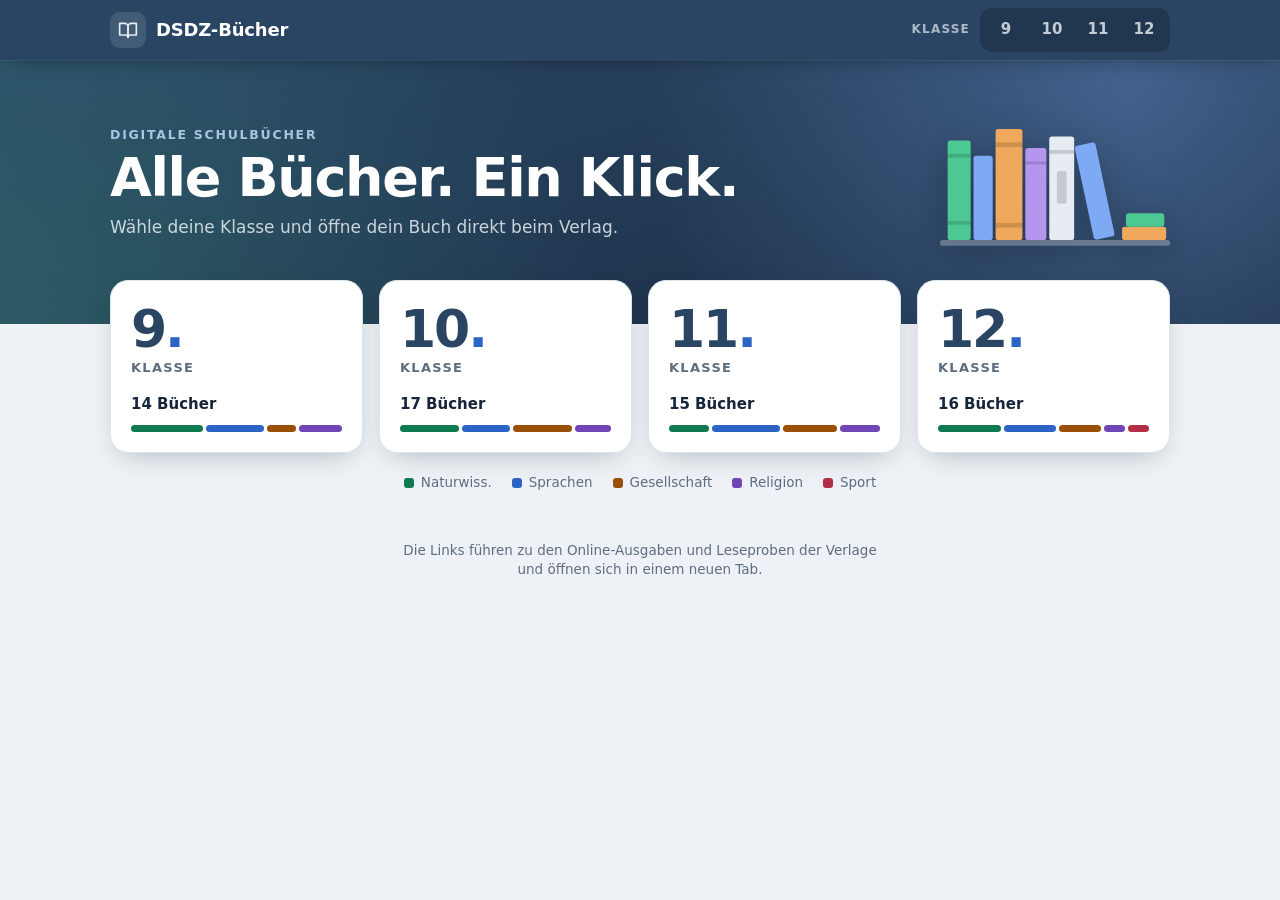
<file: index.html>
<!doctype html>
<html lang="de">
  <head>
    <meta charset="UTF-8" />
    <meta name="viewport" content="width=device-width, initial-scale=1.0" />
    <meta name="description" content="Alle digitalen Schulbücher der Klassen 9 bis 12 auf einen Blick." />
    <meta name="apple-mobile-web-app-capable" content="yes" />
    <meta name="theme-color" content="#294563" />
    <link
      rel="icon"
      href="data:image/svg+xml,%3Csvg xmlns='http://www.w3.org/2000/svg' viewBox='0 0 32 32'%3E%3Crect width='32' height='32' rx='8' fill='%23294563'/%3E%3Cpath d='M6 9h6a4 4 0 0 1 4 4v11a3 3 0 0 0-3-3H6zM26 9h-6a4 4 0 0 0-4 4v11a3 3 0 0 1 3-3h7z' fill='none' stroke='%23e6ecf1' stroke-width='2' stroke-linejoin='round'/%3E%3C/svg%3E"
    />
    <link rel="stylesheet" href="style.css?v=4" />
    <title>DSDZ-Bücher</title>
  </head>

  <body>
    <header class="topbar">
      <div class="topbar-inner">
        <button class="brand" id="brand" type="button" aria-label="DSDZ-Bücher – zur Klassenübersicht">
          <span class="brand-logo" aria-hidden="true">
            <svg viewBox="0 0 24 24"><path d="M2 4h6a4 4 0 0 1 4 4v13a3 3 0 0 0-3-3H2z" /><path d="M22 4h-6a4 4 0 0 0-4 4v13a3 3 0 0 1 3-3h7z" /></svg>
          </span>
          <span class="brand-name">DSDZ-Bücher</span>
        </button>

        <nav class="grade-switch" aria-label="Klasse wählen">
          <span class="grade-switch-label">Klasse</span>
          <div class="grade-switch-buttons" id="klassen-schalter"></div>
        </nav>
      </div>
    </header>

    <section class="hero">
      <div class="hero-inner">
        <div class="hero-copy">
          <p class="hero-eyebrow" id="hero-eyebrow">Digitale Schulbücher</p>
          <h1 class="hero-title" id="hero-titel">Alle Bücher. Ein Klick.</h1>
          <p class="hero-text" id="hero-text">Wähle deine Klasse und öffne dein Buch direkt beim Verlag.</p>
        </div>

        <svg class="shelf" viewBox="0 0 240 150" aria-hidden="true">
          <rect x="8" y="38" width="24" height="104" rx="3" fill="#4cc993" />
          <rect x="35" y="54" width="20" height="88" rx="3" fill="#7ea9f4" />
          <rect x="58" y="26" width="28" height="116" rx="3" fill="#f0a95c" />
          <rect x="89" y="46" width="22" height="96" rx="3" fill="#b596ee" />
          <rect x="114" y="34" width="26" height="108" rx="3" fill="#e6ecf1" />
          <rect x="161" y="42" width="22" height="100" rx="3" fill="#7ea9f4" transform="rotate(-12 161 142)" />
          <rect x="190" y="128" width="46" height="14" rx="3" fill="#f0a95c" />
          <rect x="194" y="114" width="40" height="14" rx="3" fill="#4cc993" />
          <g fill="#000" opacity="0.14">
            <rect x="8" y="52" width="24" height="4" />
            <rect x="8" y="122" width="24" height="4" />
            <rect x="58" y="40" width="28" height="5" />
            <rect x="58" y="124" width="28" height="5" />
            <rect x="114" y="48" width="26" height="4" />
            <rect x="122" y="70" width="10" height="34" rx="2" />
            <rect x="89" y="60" width="22" height="3" />
          </g>
          <rect x="0" y="142" width="240" height="6" rx="3" fill="#fff" opacity="0.28" />
        </svg>
      </div>
    </section>

    <main class="main">
      <div class="search" id="suche-box" hidden>
        <svg class="search-icon" viewBox="0 0 24 24" aria-hidden="true"><circle cx="11" cy="11" r="7" /><path d="m20 20-3.5-3.5" /></svg>
        <input
          id="suche"
          type="search"
          placeholder="Fach oder Verlag suchen …"
          autocomplete="off"
          spellcheck="false"
          enterkeyhint="search"
          aria-label="Fach oder Verlag suchen"
        />
        <kbd class="search-hint" aria-hidden="true">/</kbd>
      </div>

      <div id="uebersicht" class="grade-cards"></div>
      <div id="inhalt"></div>

      <div role="status">
        <div class="empty" id="keine-treffer" hidden>
          <p class="empty-title">Nichts gefunden</p>
          <p class="empty-text">Für „<span id="suchbegriff"></span>“ gibt es in dieser Klasse kein Buch.</p>
        </div>
      </div>
    </main>

    <footer class="footer">
      <p>
        Die Links führen zu den Online-Ausgaben und Leseproben der Verlage und öffnen sich in einem neuen Tab.
      </p>
    </footer>

    <script src="matrizenrechner.js?v=1"></script>
    <script>
      // buecher.js wird oft geändert: immer frisch laden statt bis zu 10 Min. aus dem Browser-Cache
      const daten = document.createElement("script");
      daten.src = "buecher.js?t=" + Date.now();
      daten.onload = () => {
        const app = document.createElement("script");
        app.src = "app.js?v=4";
        document.body.append(app);
      };
      document.body.append(daten);
    </script>
  </body>
</html>
</file>
<file: style.css>
:root {
  --navy: #294563;
  --navy-deep: #1b2f45;
  --light: #e6ecf1;

  --bg: #eef2f6;
  --surface: #ffffff;
  --surface-2: #f4f7fa;
  --text: #16263a;
  --muted: #5d6d80;
  --border: #dbe3ec;
  --num: #294563;
  --shadow-sm: 0 1px 2px rgba(22, 38, 58, 0.05), 0 1px 3px rgba(22, 38, 58, 0.07);
  --shadow-md: 0 10px 28px -12px rgba(22, 38, 58, 0.35);
  --shadow-lg: 0 18px 40px -16px rgba(22, 38, 58, 0.45);

  /* Fachbereichsfarben */
  --nat: #0f7a50;
  --nat-soft: #e1f3ea;
  --spr: #2b64c4;
  --spr-soft: #e3ecfb;
  --ges: #9a4f08;
  --ges-soft: #fbeddb;
  --rel: #7046b6;
  --rel-soft: #eee7fa;
  --spo: #b42d47;
  --spo-soft: #fbe4e8;
  --tool: #0b7285;
  --tool-soft: #dff1f4;

  --c: var(--navy);
  --c-soft: var(--surface-2);

  color-scheme: light;
}

@media (prefers-color-scheme: dark) {
  :root {
    --bg: #0e1722;
    --surface: #162231;
    --surface-2: #1c2a3b;
    --text: #e6ecf1;
    --muted: #97a8ba;
    --border: #253548;
    --num: #cfe0f2;
    --shadow-sm: 0 1px 2px rgba(0, 0, 0, 0.3);
    --shadow-md: 0 10px 28px -12px rgba(0, 0, 0, 0.7);
    --shadow-lg: 0 18px 40px -16px rgba(0, 0, 0, 0.8);

    --nat: #4cc993;
    --nat-soft: rgba(76, 201, 147, 0.14);
    --spr: #7ea9f4;
    --spr-soft: rgba(126, 169, 244, 0.15);
    --ges: #f0a95c;
    --ges-soft: rgba(240, 169, 92, 0.15);
    --rel: #b596ee;
    --rel-soft: rgba(181, 150, 238, 0.16);
    --spo: #f2849a;
    --spo-soft: rgba(242, 132, 154, 0.15);
    --tool: #5cc7dd;
    --tool-soft: rgba(92, 199, 221, 0.15);

    color-scheme: dark;
  }
}

.fb-nat { --c: var(--nat); --c-soft: var(--nat-soft); }
.fb-spr { --c: var(--spr); --c-soft: var(--spr-soft); }
.fb-ges { --c: var(--ges); --c-soft: var(--ges-soft); }
.fb-rel { --c: var(--rel); --c-soft: var(--rel-soft); }
.fb-spo { --c: var(--spo); --c-soft: var(--spo-soft); }
.fb-tool { --c: var(--tool); --c-soft: var(--tool-soft); }

*,
*::before,
*::after {
  box-sizing: border-box;
}

[hidden] {
  display: none !important;
}

html {
  -webkit-text-size-adjust: 100%;
  scroll-padding-top: 72px;
}

body {
  margin: 0;
  min-height: 100vh;
  background: var(--bg);
  color: var(--text);
  font-family: system-ui, -apple-system, "Segoe UI", Roboto, "Helvetica Neue", Arial, sans-serif;
  line-height: 1.45;
  overflow-x: hidden;
  -webkit-font-smoothing: antialiased;
}

button {
  font: inherit;
  color: inherit;
  cursor: pointer;
}

a {
  color: inherit;
  text-decoration: none;
}

svg {
  fill: none;
  stroke: currentColor;
  stroke-width: 2;
  stroke-linecap: round;
  stroke-linejoin: round;
}

/* ---------- Kopfleiste ---------- */

.topbar {
  position: sticky;
  top: 0;
  z-index: 50;
  background: var(--navy);
  color: #fff;
  box-shadow: 0 1px 0 rgba(255, 255, 255, 0.06), 0 6px 20px -10px rgba(0, 0, 0, 0.5);
}

.topbar-inner {
  max-width: 1100px;
  min-height: 60px;
  margin: 0 auto;
  padding: 0 20px;
  display: flex;
  flex-wrap: wrap;
  align-items: center;
  justify-content: space-between;
  gap: 4px 12px;
}

.brand {
  display: flex;
  align-items: center;
  gap: 10px;
  padding: 4px 6px 4px 0;
  background: none;
  border: 0;
  border-radius: 10px;
  color: #fff;
  font-size: 18px;
  font-weight: 750;
  letter-spacing: -0.01em;
  white-space: nowrap;
  flex: none;
}

.brand-logo {
  display: grid;
  place-items: center;
  width: 36px;
  height: 36px;
  border-radius: 10px;
  background: rgba(255, 255, 255, 0.12);
}

.brand-logo svg {
  width: 20px;
  height: 20px;
  color: var(--light);
}

.grade-switch {
  display: flex;
  align-items: center;
  gap: 10px;
}

.grade-switch-label {
  font-size: 12px;
  font-weight: 600;
  letter-spacing: 0.1em;
  text-transform: uppercase;
  color: rgba(230, 236, 241, 0.7);
}

.grade-switch-buttons {
  display: flex;
  gap: 2px;
  padding: 4px;
  border-radius: 12px;
  background: rgba(0, 0, 0, 0.2);
}

.grade-btn {
  width: 44px;
  height: 36px;
  border: 0;
  border-radius: 9px;
  background: transparent;
  color: rgba(230, 236, 241, 0.82);
  font-size: 15px;
  font-weight: 650;
  font-variant-numeric: tabular-nums;
  transition: background-color 0.15s, color 0.15s;
}

.grade-btn:hover {
  background: rgba(255, 255, 255, 0.1);
  color: #fff;
}

.grade-btn[aria-pressed="true"] {
  background: #fff;
  color: var(--navy);
  box-shadow: 0 2px 6px rgba(0, 0, 0, 0.25);
  outline: 2px solid transparent;
  outline-offset: -2px;
}

.brand:focus-visible,
.grade-btn:focus-visible {
  outline: 3px solid #8fbaf0;
  outline-offset: 2px;
}

/* ---------- Hero ---------- */

.hero {
  position: relative;
  overflow: hidden;
  color: #fff;
  background:
    radial-gradient(circle at 88% 10%, rgba(126, 169, 244, 0.35), transparent 42%),
    radial-gradient(circle at 0% 110%, rgba(76, 201, 147, 0.22), transparent 45%),
    linear-gradient(165deg, var(--navy) 0%, var(--navy-deep) 100%);
}

.hero-inner {
  max-width: 1100px;
  margin: 0 auto;
  padding: 44px 20px 84px;
  display: flex;
  align-items: flex-end;
  justify-content: space-between;
  gap: 24px;
}

.hero-eyebrow {
  margin: 0;
  font-size: 12.5px;
  font-weight: 650;
  letter-spacing: 0.14em;
  text-transform: uppercase;
  color: #a9c4e2;
}

.hero-title {
  margin: 6px 0 8px;
  font-size: clamp(34px, 6vw, 54px);
  font-weight: 800;
  line-height: 1.05;
  letter-spacing: -0.025em;
}

.hero-text {
  margin: 0;
  max-width: 34em;
  font-size: 17px;
  color: rgba(230, 236, 241, 0.86);
}

.shelf {
  flex: none;
  width: 230px;
  height: auto;
  margin-bottom: -8px;
  stroke: none;
  filter: drop-shadow(0 10px 18px rgba(0, 0, 0, 0.25));
}

/* ---------- Hauptbereich ---------- */

.main {
  position: relative;
  max-width: 1100px;
  margin: 0 auto;
  padding: 0 20px 40px;
}

/* Suche */

.search {
  position: relative;
  z-index: 2;
  margin-top: -30px;
  display: flex;
  align-items: center;
  gap: 12px;
  height: 58px;
  padding: 0 16px 0 18px;
  border: 1px solid var(--border);
  border-radius: 16px;
  background: var(--surface);
  box-shadow: var(--shadow-lg);
  transition: border-color 0.15s, box-shadow 0.15s;
}

.search:focus-within {
  border-color: var(--spr);
  box-shadow: var(--shadow-lg), 0 0 0 4px var(--spr-soft);
}

.search-icon {
  flex: none;
  width: 22px;
  height: 22px;
  color: var(--muted);
}

.search input {
  flex: 1;
  min-width: 0;
  height: 100%;
  border: 0;
  outline: 0;
  background: transparent;
  color: var(--text);
  font: inherit;
  font-size: 17px;
}

.search input::placeholder {
  color: var(--muted);
  opacity: 1;
}

.search-hint {
  flex: none;
  display: grid;
  place-items: center;
  min-width: 24px;
  height: 24px;
  border: 1px solid var(--border);
  border-radius: 6px;
  background: var(--surface-2);
  color: var(--muted);
  font: 600 13px/1 ui-monospace, SFMono-Regular, Menlo, monospace;
}

.search:focus-within .search-hint {
  visibility: hidden;
}

@media (hover: none) {
  .search-hint {
    display: none;
  }
}

/* Klassenübersicht */

.grade-cards {
  position: relative;
  z-index: 2;
  margin-top: -44px;
  display: grid;
  grid-template-columns: repeat(4, minmax(0, 1fr));
  gap: 16px;
}

.grade-card {
  display: flex;
  flex-direction: column;
  align-items: flex-start;
  padding: 22px 20px 20px;
  border: 1px solid var(--border);
  border-radius: 18px;
  background: var(--surface);
  box-shadow: var(--shadow-md);
  text-align: left;
  transition: transform 0.18s ease, box-shadow 0.18s ease, border-color 0.18s ease;
}

.grade-card:focus-visible {
  outline: 3px solid var(--spr);
  outline-offset: 3px;
}

.grade-card-num {
  font-size: 52px;
  font-weight: 800;
  line-height: 1;
  letter-spacing: -0.04em;
  color: var(--num);
  font-variant-numeric: tabular-nums;
}

.grade-card-num span {
  color: var(--spr);
}

.grade-card-label {
  margin-top: 4px;
  font-size: 13px;
  font-weight: 650;
  letter-spacing: 0.1em;
  text-transform: uppercase;
  color: var(--muted);
}

.grade-card-count {
  margin-top: 16px;
  font-size: 15px;
  font-weight: 600;
}

.mix {
  display: flex;
  gap: 3px;
  width: 100%;
  height: 7px;
  margin-top: 10px;
}

.mix-seg {
  border-radius: 99px;
  background: var(--c);
}

.legend {
  grid-column: 1 / -1;
  display: flex;
  flex-wrap: wrap;
  justify-content: center;
  gap: 8px 20px;
  margin-top: 4px;
  font-size: 13.5px;
  color: var(--muted);
}

.legend-item {
  display: inline-flex;
  align-items: center;
  gap: 7px;
}

.legend-item i {
  width: 10px;
  height: 10px;
  border-radius: 3px;
  background: var(--c);
}

/* Fachbereiche */

.fachbereich {
  margin-top: 34px;
}

.fb-head {
  display: flex;
  align-items: center;
  gap: 12px;
  margin-bottom: 14px;
}

.fb-icon {
  flex: none;
  display: grid;
  place-items: center;
  width: 38px;
  height: 38px;
  border-radius: 11px;
  background: var(--c-soft);
  color: var(--c);
}

.fb-icon svg {
  width: 20px;
  height: 20px;
}

.fb-title {
  min-width: 0;
  overflow-wrap: anywhere;
  margin: 0;
  font-size: 19px;
  font-weight: 750;
  letter-spacing: -0.01em;
}

.fb-count {
  flex: none;
  padding: 2px 9px;
  border-radius: 99px;
  background: var(--c-soft);
  color: var(--c);
  font-size: 13px;
  font-weight: 700;
  font-variant-numeric: tabular-nums;
}

.tiles {
  display: grid;
  grid-template-columns: repeat(auto-fill, minmax(240px, 1fr));
  gap: 12px;
}

/* Buch-Kacheln */

.tile {
  position: relative;
  display: flex;
  align-items: center;
  gap: 14px;
  padding: 14px 16px 14px 14px;
  border: 1px solid var(--border);
  border-radius: 14px;
  background: var(--surface);
  box-shadow: var(--shadow-sm);
  animation: einblenden 0.35s ease both;
  animation-delay: calc(var(--i, 0) * 22ms);
  transition: transform 0.16s ease, box-shadow 0.16s ease, border-color 0.16s ease;
}

@media (hover: hover) {
  a.tile:hover,
  button.tile:hover {
    transform: translateY(-2px);
    border-color: var(--c);
    box-shadow: var(--shadow-md);
  }

  a.tile:hover .tile-arrow,
  button.tile:hover .tile-arrow {
    color: var(--c);
    transform: translate(2px, -2px);
  }

  .grade-card:hover {
    transform: translateY(-3px);
    box-shadow: var(--shadow-lg);
    border-color: color-mix(in srgb, var(--num) 35%, var(--border));
  }
}

a.tile:active {
  transform: translateY(0);
}

a.tile:focus-visible {
  outline: 3px solid var(--c);
  outline-offset: 2px;
}

.tile-badge {
  flex: none;
  display: grid;
  place-items: center;
  width: 48px;
  height: 48px;
  border-radius: 12px;
  background: var(--c-soft);
  color: var(--c);
  font-size: 16px;
  font-weight: 800;
  letter-spacing: -0.02em;
}

.tile-text {
  flex: 1;
  min-width: 0;
  display: grid;
  gap: 1px;
}

.tile-name {
  font-size: 16px;
  font-weight: 650;
  line-height: 1.25;
  overflow-wrap: anywhere;
}

.tag {
  display: inline-block;
  margin-left: 4px;
  padding: 1px 7px;
  border-radius: 99px;
  border: 1px solid var(--border);
  background: var(--surface-2);
  color: var(--muted);
  font-size: 11.5px;
  font-weight: 600;
  vertical-align: 2px;
  white-space: nowrap;
}

.tile-meta {
  display: flex;
  align-items: center;
  gap: 5px;
  font-size: 13.5px;
  color: var(--muted);
}

.meta-icon {
  width: 14px;
  height: 14px;
}

.tile-arrow {
  flex: none;
  width: 18px;
  height: 18px;
  color: var(--muted);
  transition: transform 0.16s ease, color 0.16s ease;
}

.tile.is-missing {
  border-style: dashed;
  background: transparent;
  box-shadow: none;
}

.tile.is-missing .tile-badge {
  opacity: 0.55;
}

.tile.is-missing .tile-name {
  color: var(--muted);
}

button.tile {
  width: 100%;
  text-align: left;
}

button.tile:focus-visible {
  outline: 3px solid var(--c);
  outline-offset: 2px;
}

.tool-chevron {
  transition: transform 0.16s ease, color 0.16s ease;
}

.tool-tile[aria-expanded="true"] {
  border-color: var(--c);
}

.tool-tile[aria-expanded="true"] .tool-chevron {
  transform: rotate(180deg);
  color: var(--c);
}

@media (hover: hover) {
  button.tool-tile:hover .tool-chevron {
    transform: none;
  }

  button.tool-tile[aria-expanded="true"]:hover .tool-chevron {
    transform: rotate(180deg);
  }
}

/* Matrizenrechner */

.tool-panel {
  grid-column: 1 / -1;
  padding: 18px;
  border: 1px solid var(--border);
  border-radius: 14px;
  background: var(--surface);
  box-shadow: var(--shadow-sm);
}

.mx-felder {
  display: grid;
  grid-template-columns: repeat(auto-fit, minmax(260px, 1fr));
  gap: 18px;
}

.mx-feld {
  min-width: 0;
}

.mx-kopf {
  display: flex;
  align-items: center;
  gap: 8px;
  margin-bottom: 8px;
}

.mx-name {
  font-size: 18px;
  color: var(--c);
}

.mx-dim {
  display: flex;
  align-items: center;
  gap: 4px;
  margin-right: auto;
  color: var(--muted);
}

.mx-dim select,
.mx-zelle {
  font: inherit;
  color: var(--text);
  background: var(--surface-2);
  border: 1px solid var(--border);
  border-radius: 9px;
}

.mx-dim select {
  padding: 5px 4px;
}

.mx-mini {
  min-width: 34px;
  padding: 5px 10px;
  border: 1px solid var(--border);
  border-radius: 9px;
  background: var(--surface-2);
  color: var(--muted);
  font-size: 13px;
  font-weight: 700;
}

.mx-mini.breit {
  font-weight: 600;
}

.mx-gitter {
  display: grid;
  grid-template-columns: repeat(var(--s), minmax(0, 1fr));
  gap: 6px;
  padding: 8px 12px;
  border: solid var(--muted);
  border-width: 0 2px;
  border-radius: 10px;
}

.mx-zelle {
  width: 100%;
  min-width: 0;
  padding: 9px 4px;
  text-align: center;
  font-size: 16px;
  font-variant-numeric: tabular-nums;
}

.mx-zelle:focus-visible,
.mx-dim select:focus-visible,
.mx-mini:focus-visible,
.mx-op:focus-visible,
.mx-schalter button:focus-visible {
  outline: 3px solid var(--c);
  outline-offset: 1px;
}

.mx-zelle[aria-invalid] {
  border-color: var(--spo);
  background: var(--spo-soft);
}

.mx-leiste {
  display: flex;
  flex-wrap: wrap;
  align-items: center;
  justify-content: space-between;
  gap: 12px;
  margin: 18px 0 4px;
}

.mx-k {
  display: flex;
  align-items: center;
  gap: 8px;
  color: var(--muted);
  font-weight: 600;
}

.mx-k .mx-zelle {
  width: 84px;
}

.mx-schalter {
  display: inline-flex;
  padding: 3px;
  border: 1px solid var(--border);
  border-radius: 11px;
  background: var(--surface-2);
}

.mx-schalter button {
  padding: 5px 14px;
  border: 0;
  border-radius: 8px;
  background: transparent;
  color: var(--muted);
  font-size: 14px;
  font-weight: 650;
}

.mx-schalter button[aria-pressed="true"] {
  background: var(--c);
  color: var(--surface);
}

.mx-gruppe {
  margin-top: 14px;
}

.mx-gruppe-name {
  display: block;
  margin-bottom: 6px;
  color: var(--muted);
  font-size: 12.5px;
  font-weight: 700;
  letter-spacing: 0.04em;
  text-transform: uppercase;
}

.mx-knoepfe {
  display: flex;
  flex-wrap: wrap;
  gap: 8px;
}

.mx-op {
  padding: 8px 14px;
  border: 1px solid var(--border);
  border-radius: 10px;
  background: var(--c-soft);
  color: var(--c);
  font-size: 15px;
  font-weight: 700;
}

.mx-op:active {
  transform: translateY(1px);
}

.mx-ergebnis {
  margin-top: 18px;
  padding: 14px 16px;
  border-radius: 12px;
  background: var(--surface-2);
  overflow-x: auto;
}

.mx-titel {
  margin-bottom: 8px;
  color: var(--muted);
  font-weight: 650;
}

.mx-tabelle {
  border-collapse: separate;
  border-spacing: 4px 6px;
  border: solid var(--text);
  border-width: 0 2px;
  border-radius: 8px;
  margin-left: -4px;
}

.mx-tabelle td {
  min-width: 44px;
  padding: 2px 8px;
  text-align: center;
  font-size: 18px;
  font-variant-numeric: tabular-nums;
}

.mx-wert {
  font-size: 22px;
  font-weight: 700;
}

.bruch {
  display: inline-flex;
  flex-direction: column;
  align-items: center;
  margin-left: 1px;
  vertical-align: middle;
  font-size: 0.85em;
  line-height: 1.15;
}

.bruch > span:first-child {
  padding: 0 3px;
  border-bottom: 1.5px solid currentColor;
}

.mx-uebernehmen {
  display: flex;
  flex-wrap: wrap;
  gap: 8px;
  margin-top: 12px;
}

.mx-fehler {
  margin: 0;
  color: var(--spo);
  font-weight: 600;
}

@keyframes einblenden {
  from {
    opacity: 0;
    transform: translateY(6px);
  }
}

/* Leere Suche */

.empty {
  padding: 56px 20px 24px;
  text-align: center;
}

.empty-title {
  margin: 0 0 4px;
  font-size: 19px;
  font-weight: 700;
}

.empty-text {
  margin: 0;
  color: var(--muted);
}

/* Fußzeile */

.footer {
  max-width: 1100px;
  margin: 0 auto;
  padding: 8px 20px 40px;
  text-align: center;
  font-size: 13.5px;
  color: var(--muted);
}

.footer p {
  max-width: 36em;
  margin: 0 auto;
}

/* ---------- Kleine Bildschirme ---------- */

@media (max-width: 860px) {
  .grade-cards {
    grid-template-columns: repeat(2, minmax(0, 1fr));
  }
}

@media (max-width: 640px) {
  .shelf {
    display: none;
  }

  .topbar-inner {
    min-height: 56px;
    padding: 0 14px;
    gap: 4px 8px;
  }

  .brand {
    gap: 8px;
    padding-right: 0;
    font-size: 16px;
  }

  .brand-logo {
    width: 34px;
    height: 34px;
  }

  .grade-switch-label,
  .search-hint {
    display: none;
  }

  .grade-btn {
    width: 38px;
  }

  .hero-inner {
    padding: 30px 16px 72px;
  }

  .hero-text {
    font-size: 16px;
  }

  .main {
    padding: 0 14px 32px;
  }

  .grade-cards {
    gap: 12px;
  }

  .grade-card {
    padding: 18px 16px 16px;
  }

  .grade-card-num {
    font-size: 44px;
  }

  .fachbereich {
    margin-top: 28px;
  }

  .tiles {
    grid-template-columns: 1fr;
    gap: 10px;
  }

  .tile {
    padding: 12px 14px 12px 12px;
  }

  .tile-badge {
    width: 44px;
    height: 44px;
    font-size: 15px;
  }
}

@media (max-width: 359px) {
  .brand-name {
    display: none;
  }
}

@media (prefers-reduced-motion: reduce) {
  *,
  *::before,
  *::after {
    animation: none !important;
    transition: none !important;
  }
}
</file>
